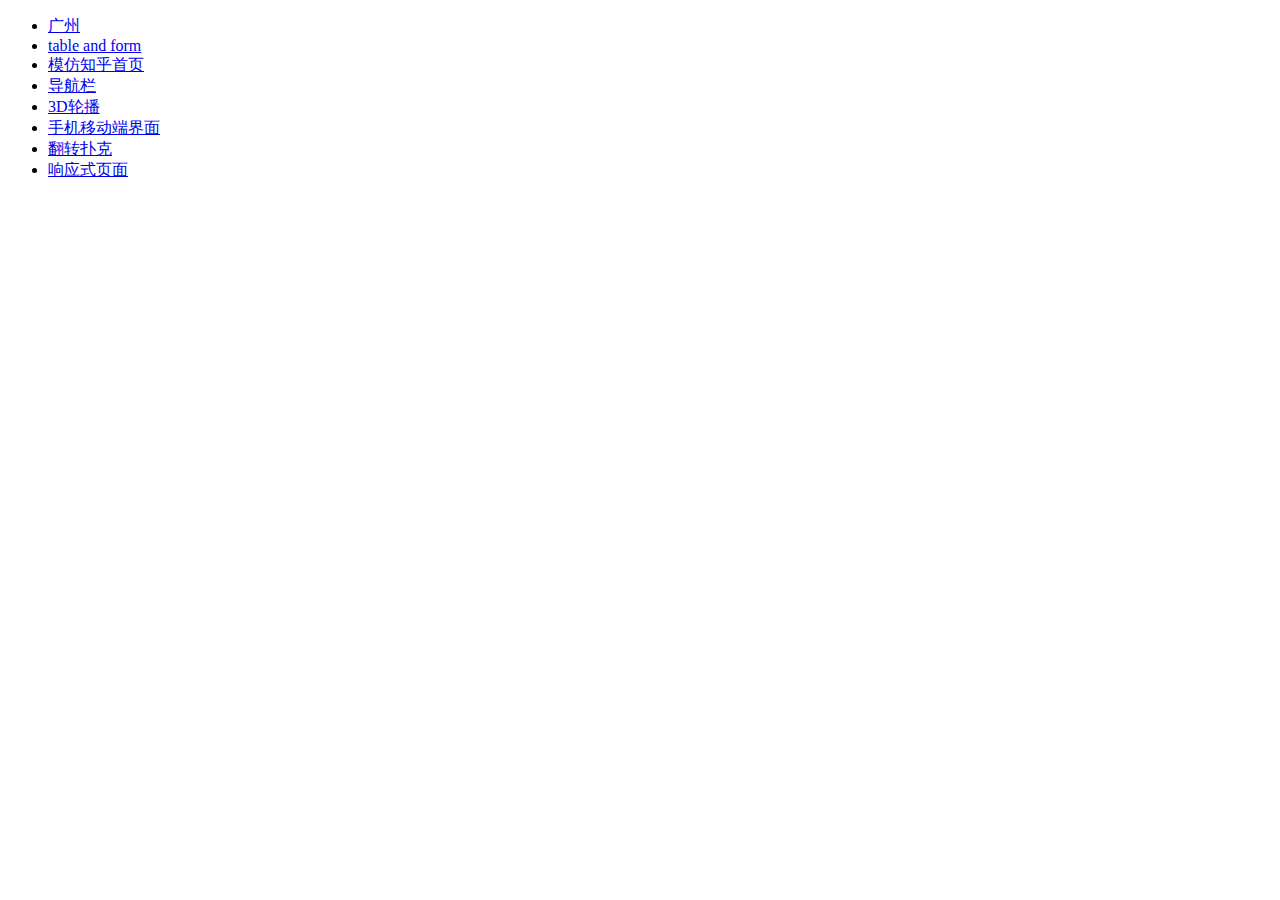
<file: index.html>
<!DOCTYPE html>
<html lang="en">
<head>
    <meta charset="UTF-8">
    <meta name="viewport" content="width=device-width, initial-scale=1.0">
    <meta http-equiv="X-UA-Compatible" content="ie=edge">
    <title>task</title>
</head>
<body>
    <ul>
        <li><a href="guangzhou/">广州</a></li>
        <li><a href="table/index1.html">table and form</a></li>
        <li><a href="zhihu/homepage.html">模仿知乎首页</a></li>
        <li><a href="daohanglan/daohang.html">导航栏</a></li>
        <li><a href="3D/">3D轮播</a></li>
        <li><a href="mobile/">手机移动端界面</a></li>
        <li><a href="poker/index.html">翻转扑克</a></li>
        <li><a href="responsive">响应式页面</a></li>
    </ul>
</body>
</html>
</file>
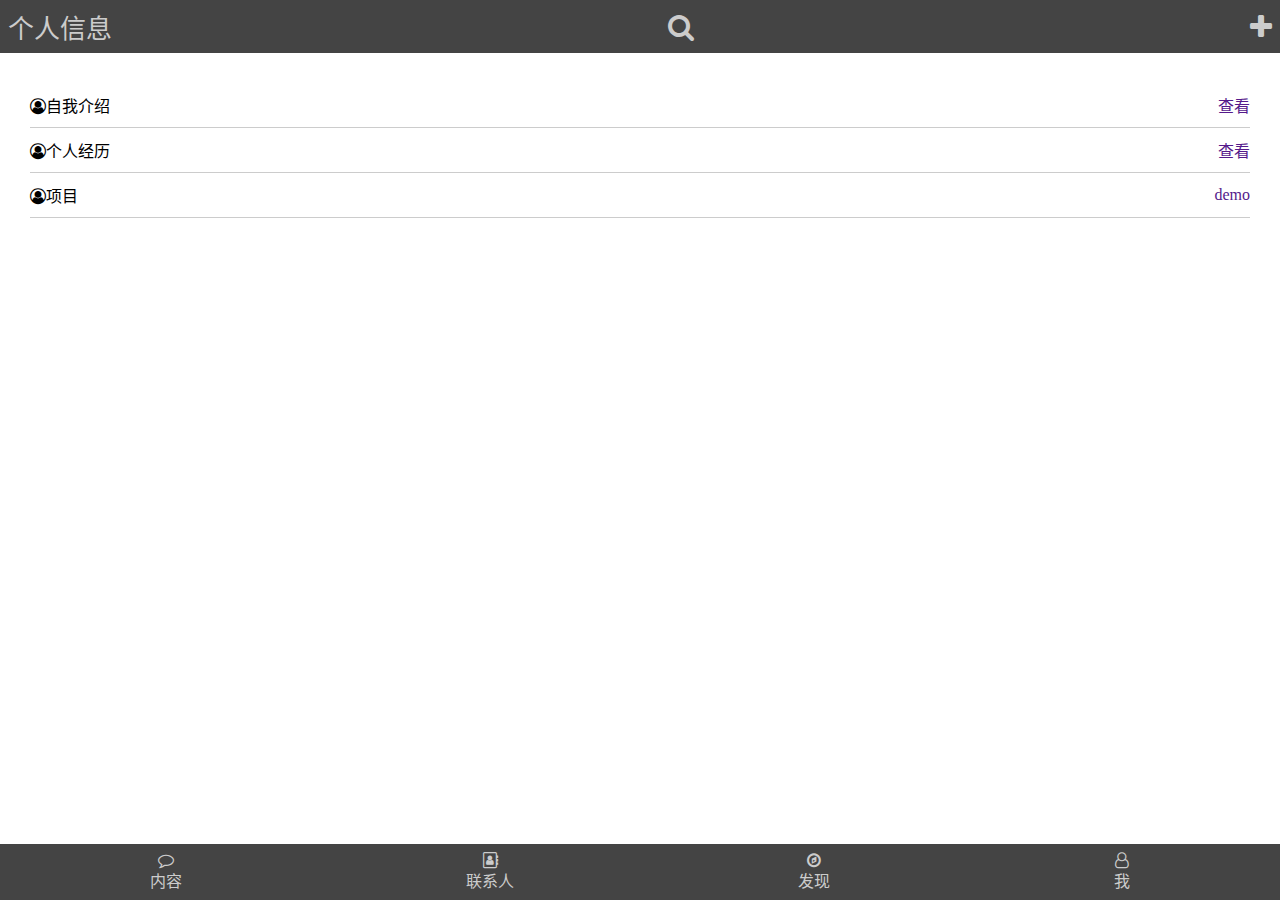
<file: mobile/index.html>
<!DOCTYPE html>
<html lang="zh-CN">

<head>
    <meta charset="UTF-8">
    <meta name="viewport" content="width=device-width, initial-scale=1.0">
    <meta http-equiv="X-UA-Compatible" content="ie=edge">
    <title>移动端应用界面</title>
    <link rel="stylesheet" href="mobile.css">
    <link rel="stylesheet" href="styles/font-awesome.css">
    <link rel="stylesheet" href="styles/font-awesome.min.css">
</head>

<body>
    <div class="intro">
        <div class="header">
            <ul>
                <li>个人信息</li>
                <li><span class="fa fa-search"></span></li>
                <li><span class="fa fa-plus"></span></li>
            </ul>
        </div>
        <div class="main">
            <div class="one">
                <ul>
                    <li><span class="fa fa-user-circle-o"></span>自我介绍</li>
                    <li><a href="">查看</a></li>
                </ul>
            </div>
            <div class="two">
                <ul>
                    <li><span class="fa fa-user-circle-o"></span>个人经历</li>
                    <li><a href="">查看</a></li>
                </ul>
            </div>
            <div class="three">
                <ul>
                    <li><span class="fa fa-user-circle-o"></span>项目</li>
                    <li><a href="">demo</a></li>
                </ul>
            </div>
        </div>
        <div class="footer">
            <ul>
                <li><span class="fa fa-comment-o"></span>内容</li>
                <li><span class="fa fa-address-book-o"></span>联系人</li>
                <li><span class="fa fa-compass"></span>发现</li>
                <li><span class="fa fa-user-o"></span>我</li>
            </ul>
        </div>
    </div>
</body>

</html>
</file>
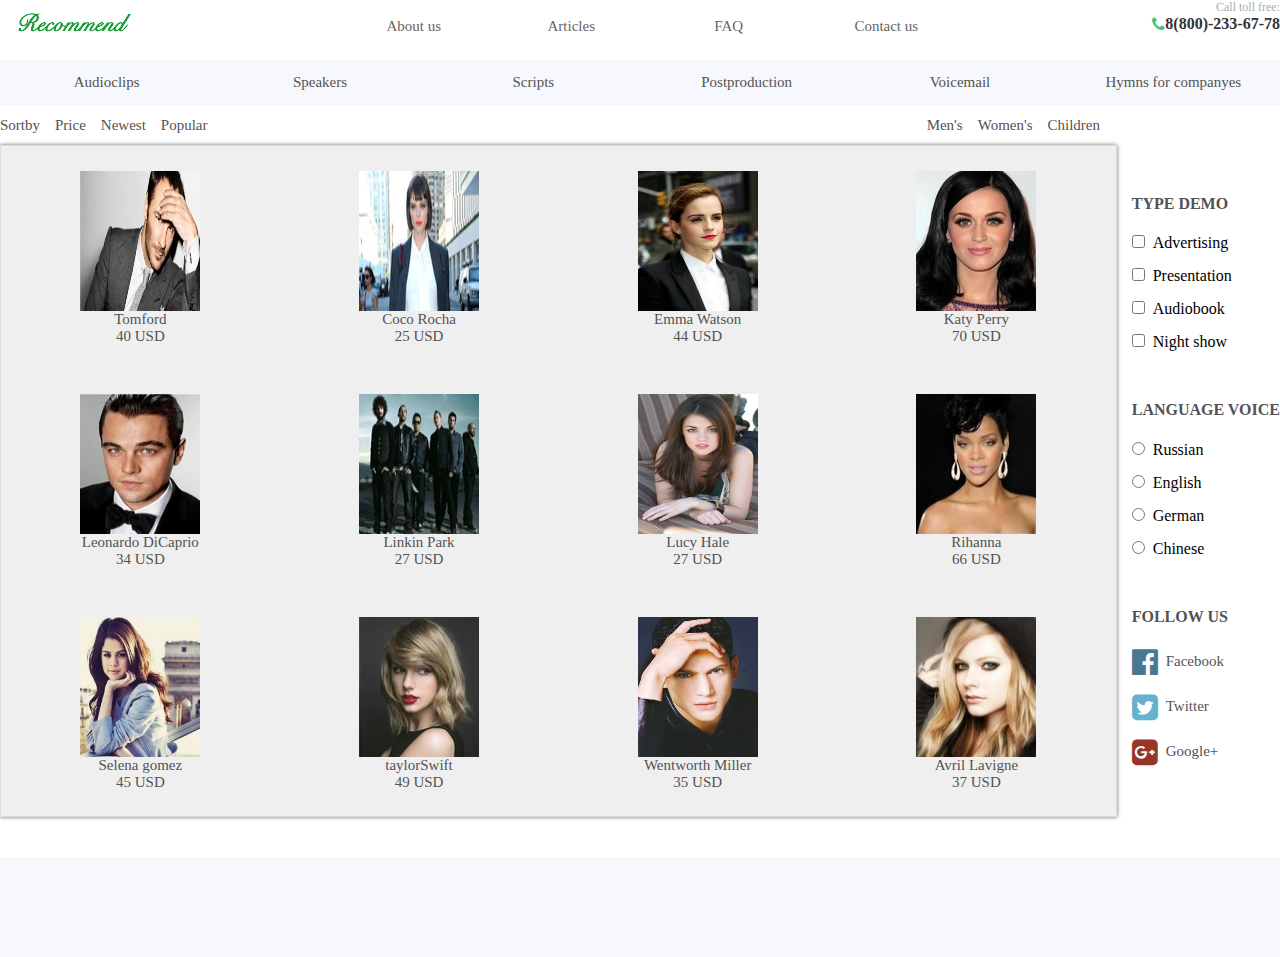
<file: responsive/index.html>
<!DOCTYPE html>
<html lang="zh-CN">
<head>
    <meta charset="UTF-8">
    <meta name="viewport" content="width=device-width, initial-scale=1.0">
    <meta http-equiv="X-UA-Compatible" content="ie=edge">
    <title>响应式界面</title>
    <link rel="stylesheet" href="./css/index.css">
    <link rel="stylesheet" href="css/font-awesome.css">
    <link rel="stylesheet" href="css/font-awesome.min.css">
</head>
<body>
    <header class="header">
        <div class="title">
            <input type="checkbox" class="checkbox">
            <a href="#" class="box">
                <span class="fa fa-bars"></span>
            </a>          
            <div class="logo"><img src="./images/recommend.png" alt="图标"></div>
            <ul class="nav nav_one">
                <li><a href="#">About us</a></li>
                <li><a href="#">Articles</a></li>
                <li><a href="#">FAQ</a></li>
                <li><a href="#">Contact us</a></li>
            </ul>
            <ul class="nav nav_two">
                <li><a href="#">Call toll free:</a></li>
                <li><span class="fa fa-phone"></span><a href="#">8(800)-233-67-78</a></li>
            </ul>
        </div>   
    </header>  <!--头部结束-->
    <div class="lagre">
        <div class="line">
            <ul>
                <li><a href="">Audioclips</a></li>
                <li><a href="">Speakers</a></li>
                <li><a href="">Scripts</a></li>
                <li><a href="">Postproduction</a></li>
                <li><a href="">Voicemail</a></li>
                <li><a href="">Hymns for companyes</a></li>
            </ul>
        </div>  <!--中间line结束-->
        <div class="wrap">
                <content>
                    <div class="lineone">
                        <ul class="nav three">
                            <li><a href="">Sortby</a></li>
                            <li><a href="">Price</a></li>
                            <li><a href="">Newest</a></li>
                            <li><a href="">Popular</a></li>
                        </ul>
                        <ul class="nav four">
                            <li><a href="">Men's</a></li>
                            <li><a href="">Women's</a></li>
                            <li><a href="">Children</a></li>
                        </ul>
                    </div>
                    <div class="container">
                        
                        <div class="publics">
                            <!--<div class="publicone">-->
                                <div class="public tom">
                                    <img src="images/tom.jpg" alt="Tomford">
                                    <p>Tomford</p>
                                    <p>40 USD</p>
                                </div>
                                <div class="public coco">
                                    <img src="images/Coco Rocha.jpg" alt="Coco Rocha">
                                    <p>Coco Rocha</p>
                                    <p>25 USD</p>
                                </div>
                                <div class="public emma">
                                    <img src="images/Emma Watson.jpg" alt="Emma Watson">
                                    <p>Emma Watson</p>
                                    <p>44 USD</p>
                                </div>
                            <!--</div>-->
                            
                            <!--<div class="publictwo">-->
                                <div class="public katy">
                                    <img src="images/Katy Perry.jpg" alt="Katy Perry">
                                    <p>Katy Perry</p>
                                    <p>70 USD</p>
                                </div>
                                <div class="public Leo">
                                    <img src="images/Leonardo.jpg" alt="Leonardo DiCaprio">
                                    <p>Leonardo DiCaprio</p>
                                    <p>34 USD</p>
                                </div>
                                <div class="public Linkin">
                                    <img src="images/Linkin Park.jpg" alt="Linkin Park">
                                    <p>Linkin Park</p>
                                    <p>27 USD</p>
                                </div>
                            <!--</div>-->
                            
                            <!--<div class="publicthree">-->
                                <div class="public Lucy">
                                    <img src="images/Lucy Hale.jpg" alt="Lucy Hale">
                                    <p>Lucy Hale</p>
                                    <p>27 USD</p>
                                </div>
                                <div class="public rihanna">
                                    <img src="images/rihanna.jpg" alt="Rihanna">
                                    <p>Rihanna</p>
                                    <p>66 USD</p>
                                </div>
                                <div class="public selena">
                                    <img src="images/selena.jpg" alt="Selena gomez">
                                    <p>Selena gomez</p>
                                    <p>45 USD</p>
                                </div>
                            <!--</div>-->
                            
                            <!--<div class="publicfour">-->
                                <div class="public taylor">
                                    <img src="images/taylorSwift.jpg" alt="taylorSwift">
                                    <p>taylorSwift</p>
                                    <p>49 USD</p>
                                </div>
                                <div class="public Went">
                                    <img src="images/Wentworth Miller.jpg" alt="Wentworth Miller">
                                    <p>Wentworth Miller</p>
                                    <p>35 USD</p>
                                </div>
                                <div class="public avril">
                                    <img src="images/Avril Lavigne.jpg" alt="Avril Lavigne">
                                    <p>Avril Lavigne</p>
                                    <p>37 USD</p>
                                </div>
                            <!--</div>-->
                            
                            
                        </div>
                        
                        <div class="aside">
                            <section>
                                <h4>TYPE DEMO</h4>
                                <p><label><input class="cbox" type="checkbox" name="demo">&nbsp;&nbsp;Advertising</label></p>
                                <p><label><input class="cbox" type="checkbox" name="demo">&nbsp;&nbsp;Presentation</label></p>
                                <p><label><input class="cbox" type="checkbox" name="demo">&nbsp;&nbsp;Audiobook</label></p>
                                <p><label><input class="cbox" type="checkbox" name="demo">&nbsp;&nbsp;Night show</label></p>
                            </section>
                            <section>
                                <h4>LANGUAGE VOICE</h4>
                                <P><label><input type="radio" name="language">&nbsp;&nbsp;Russian</label></P>
                                <P><label><input type="radio" name="language">&nbsp;&nbsp;English</label></P>
                                <P><label><input type="radio" name="language">&nbsp;&nbsp;German</label></P>
                                <P><label><input type="radio" name="language">&nbsp;&nbsp;Chinese</label></P>
                            </section>
                            <section>
                                <h4>FOLLOW US</h4>
                                <ul>
                                    <li><span class="fa fa-facebook-official"></span>&nbsp;&nbsp;<a href="">Facebook</a></li>
                                    <li><span class="fa fa-twitter-square"></span>&nbsp;&nbsp;<a href="">Twitter</a></li>
                                    <li><span class="fa fa-google-plus-square"></span>&nbsp;&nbsp;<a href="">Google+</a></li>
                                </ul>
                            </section>
                        </div>
                    </div>
                </content>
                
        </div> <!--wrap结束-->
    </div>
    <footer>
        <div class="bottom">
        </div>
    </footer>
    
</body>
</html>
</file>
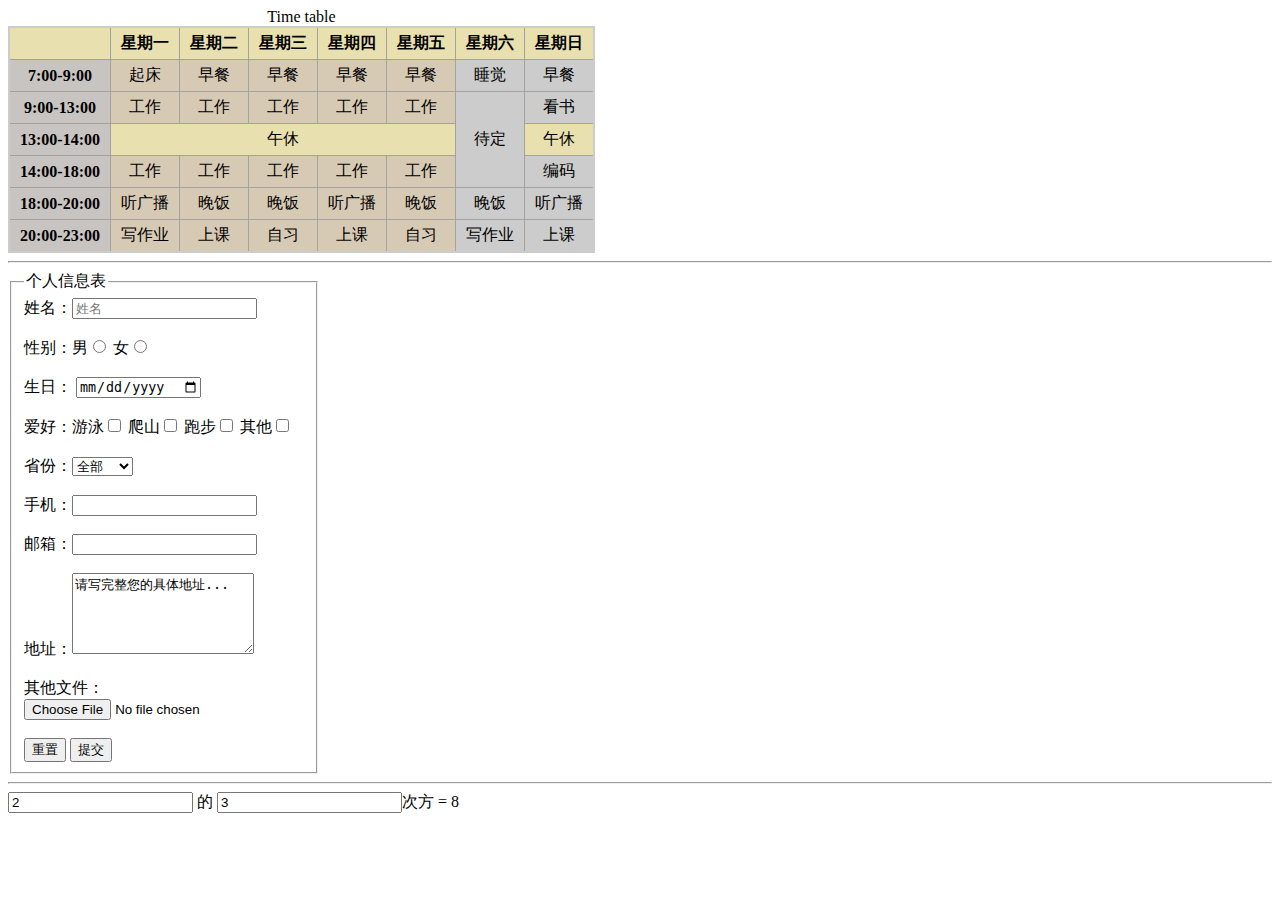
<file: index1.html>
<!DOCTYPE html>
<html lang="en">
<head>
    <meta charset="UTF-8">
    <meta name="viewport" content="width=device-width, initial-scale=1.0">
    <meta http-equiv="X-UA-Compatible" content="ie=edge">
    <title>form</title>
    <link rel="stylesheet" href="style/table.css">
</head>
<body>
    <div>
    <table>
        <caption>Time table</caption>
        <colgroup>
            <col class="column1">
            <col class="column2" span="5">
            <col class="column3" span="2">
        </colgroup>
        <thead>
            <tr>
                <th></th>
                <th>星期一</th>
                <th>星期二</th>
                <th>星期三</th>
                <th>星期四</th>
                <th>星期五</th>
                <th>星期六</th>
                <th>星期日</th>
            </tr>
        </thead>
        <tbody>
            <tr>
                <th>7:00-9:00</th>
                <td>起床</td>
                <td>早餐</td>
                <td>早餐</td>
                <td>早餐</td>
                <td>早餐</td>
                <td>睡觉</td>
                <td>早餐</td>
            </tr>
            <tr>
                <th>9:00-13:00</th>
                <td>工作</td>
                <td>工作</td>
                <td>工作</td>
                <td>工作</td>
                <td>工作</td>
                <td rowspan="3">待定</td>
                <td>看书</td>
            </tr>
            <tr>
                <th>13:00-14:00</th>
                <td colspan="5" class="relax">午休</td>
                <td class="relax">午休</td>
            </tr>
            <tr>
                <th>14:00-18:00</th>
                <td>工作</td>
                <td>工作</td>
                <td>工作</td>
                <td>工作</td>
                <td>工作</td>               
                <td>编码</td>
            </tr>
            <tr>
                <th>18:00-20:00</th>
                <td>听广播</td>
                <td>晚饭</td>
                <td>晚饭</td>
                <td>听广播</td>
                <td>晚饭</td>
                <td>晚饭</td>
                <td>听广播</td>                
            </tr>
            <tr>
                <th>20:00-23:00</th>
                <td>写作业</td>
                <td>上课</td>
                <td>自习</td>
                <td>上课</td>
                <td>自习</td>
                <td>写作业</td>
                <td>上课</td>
            </tr>
        </tbody>
    </table>
    <hr>
    
    
    <form action="" method="post">
        <fieldset class="info">
            <legend >个人信息表</legend>
            <p>姓名：<input type="text" name="username" maxlength="15" placeholder="姓名" required></p><br>
            <p>性别：<label>男<input type="radio" name="gender"></label>
                <label>女<input type="radio" name="gender"></label></p><br>
            <p><label for="birthday">生日：</label>
            <input id="birthday" name="birthday" type="date" required></p><br>
            <p>爱好：<label>游泳<input type="checkbox" name="hoby"></label>
                <label>爬山<input type="checkbox" name="hoby"></label>
                <label>跑步<input type="checkbox" name="hoby"></label>
                <label>其他<input type="checkbox" name="hoby"></label></p><br>
            <p>省份：<select name="province">
                <option value="all">全部</option>
                <option value="guangdong">广东省</option>
                <option value="guangxi">广西省</option>
                <option value="hainan">海南省</option>
                <option value="hunan">湖南省</option>          
            </select>
            </p><br>
            
                <p>手机：<input type="text" name="tel" maxlength="15" required></p>   <br>        
                <p>邮箱：<input type="email" name="email"> </p><br>
                <p>地址：<textarea name="address" cols="20" rows="5" >请写完整您的具体地址...</textarea></p><br>
                <p>其他文件：<input type="file" name="file"></p><br>
                <button type="reset">重置</button>
                <button type="submit">提交</button>
        </fieldset>
    </form>
    <hr>
    <form oninput="result.value = parseInt(a.value) ** parseInt(b.value)">
  <input type="number" name="a" value="2"> 的
  <input type="number" name="b" value="3">次方 =
  <output name="result">8</output>
</form>
</body>
</html>
</file>
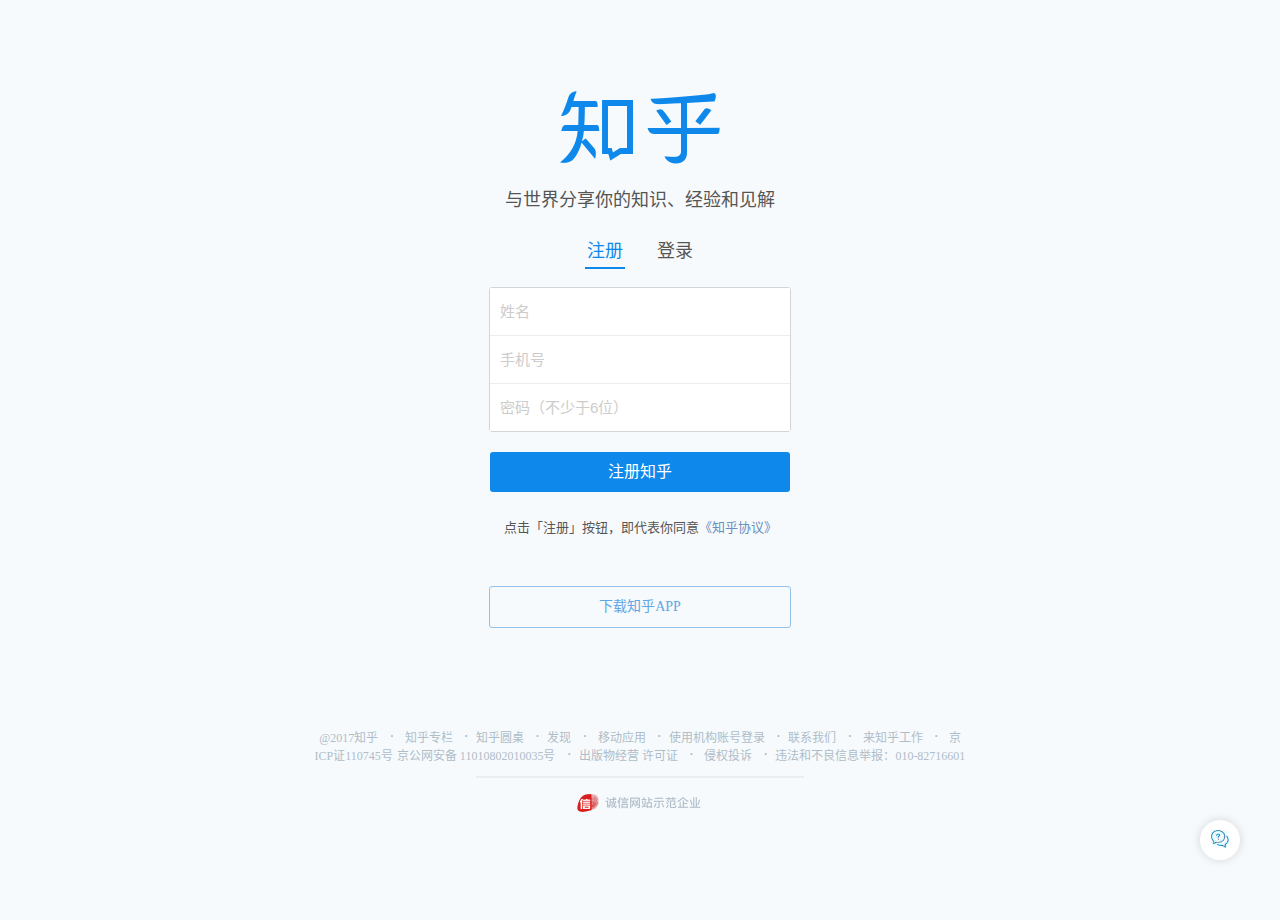
<file: zhihu/homepage.html>
<!DOCTYPE html>
<html lang="zh-CN">
<head>
    <meta charset="UTF-8">
    <meta name="viewport" content="width=device-width, initial-scale=1.0">
    <meta http-equiv="X-UA-Compatible" content="ie=edge">
    <title>zhihu Home page</title>
    <link rel="stylesheet" href="homepage.css">
</head>
<body>   
    <div class="content">
        <div class="header">       
            <img src="images/logo.png" alt="logo">  
        </div>
        <p>与世界分享你的知识、经验和见解</p>
        <div class="login">
            <a href="#" class="sign">注册</a>
            <a href="#" class="log">登录</a>
            <div class="line"></div>
        </div>
        <form action="#" method="post">
            <div class="form">            
                <input type="text" name="username" placeholder="姓名" required>
                <input type="text" name="tel" placeholder="手机号" required>
                <input type="text" name="password" placeholder="密码（不少于6位）" required>
            </div>
            <div class="register">注册知乎</div>                                               
        </form>
        
        <p class="agree">点击「注册」按钮，即代表你同意<a href="https://www.zhihu.com/terms" 

target="_blank">《知乎协议》</a></p>
        
        <div class="download">下载知乎APP</div>
    </div>
    <div class="footer">
        <a href="">@2017知乎</a>
        <span>·</span><a class="passby" href="https://zhuanlan.zhihu.com/" target="_blank">

知乎专栏</a>
        <span>·</span><a class="passby" href="https://www.zhihu.com/roundtable" 

target="_blank">知乎圆桌</a>
        <span>·</span><a class="passby" href="https://www.zhihu.com/explore" 

target="_blank">发现</a>
        <span>·</span><a class="passby" href="https://www.zhihu.com/app/" target="_blank">

移动应用</a>
        <span>·</span><a class="passby" href="https://www.zhihu.com/org/signin" 

target="_blank">使用机构账号登录</a>
        <span>·</span><a class="passby" href="https://www.zhihu.com/contact" 

target="_blank">联系我们</a>
        <span>·</span><a class="passby" href="http://zhihu.zhiye.com/home" target="_blank">

来知乎工作</a>
        <span>·</span><a class="passby" href="http://www.miibeian.gov.cn/" target="_blank">

京ICP证110745号</a>
        <a href="">京公网安备 11010802010035号</a>
        <span>·</span><a class="passby" 

href="http://zhstatic.zhihu.com/assets/zhihu/publish-license.jpg" target="_blank">出版物经营

许可证</a>
        <span>·</span><a class="passby" href="https://www.zhihu.com/jubao" target="_blank">

侵权投诉</a>
        <span>·</span><a href="" target="_blank">违法和不良信息举报：010-82716601</a>
    
        <div class="detail"></div>
        <div><img src="images/chengxing_logo.png" alt="图标"></div>
     </div>

        <button class="button" title="意见反馈">
            <span class="icon" ></span>
        </button>
</body>
</html>
</file>
<file: mobile/mobile.css>
body {
    width: 100%;
}
* {
    margin: 0;
    padding: 0;
}
ul li {
    list-style: none;
}
a {
    text-decoration: none;
}
a:hover {
    text-decoration: underline;
}
.intro {
    display: flex;
    flex-direction: column;
    justify-content: center;
    height: 100vh;
}
.header {
    background: #444;
}
.header ul {
    display: flex;
    align-items: center;
    justify-content: space-between;
    padding: 8px;
}
.header li:nth-child(1) {
    font-size: 26px;
    color: #ccc;
}
.header .fa {
    font-size: 28px;
    color: #ccc;
}
.main {
    flex: 1;
    padding: 30px;
}
.main>div {
    border-bottom: 1px solid #ccc;
    transition: .3s;
    position: relative;
}
.main>div::after {
    content: '';
    position: absolute;
    width: 100%;
    bottom: 0;
    height: 0;
    background: #333;
    transition: .3s;
    display: block;
    left: 0;
    z-index: 99;
}
.main>div:hover::after {
    height: 3px;
}
.main>div ul li {
    padding: 10px 0;
}
.one ul,.two ul,.three ul {
    display: flex;
    align-items: center;
    justify-content: space-between;
}

.footer {
    background: #444;
}
.footer ul {
    display: flex;
    align-items: center;
    justify-content: space-around;
    padding: 8px;
}
.footer .fa,.footer ul li {
    color: #ccc;
}
.footer ul li {
    display: flex;
    flex-direction: column;
    justify-content: center;
    align-items: center;
}
.footer ul li:hover {
    color: #999;
}
.footer .fa:hover {
    color: #999;
}
</file>
<file: responsive/css/index.css>
body {
    width: 100%;
    height: 100%;
}
body, ul, li, input {
  margin: 0;
  padding: 0;
}
ul li {
    list-style: none;
}
a {
    text-decoration: none;
    color: #535353;
    font-size: 15px;
}
a:hover {
    color: #41c571;
}
.header {
    width:100%;
    position: absolute;
    margin: auto;
    background: white;
    z-index: 2;
}
.header .title {
    max-width: 1300px;
    display: flex;
    margin: auto;
}
.header .nav_one>li {
    display: flex;
    text-align: center;
}
.header .nav_one a {
    width:100%;
    color: #666;
    display: flex;
    justify-content: center;
    align-items: center;
}
.logo {
    flex: 1;
    padding: 10px;
}
.logo img {
    width:128px;
    height: 28px;
}

.nav_one {
    flex: 2;
    display: flex;
    justify-content: center;
}
.nav_one li {
    flex: 1 1 150px;
    position: relative;
    justify-content: center;
}
.nav_two {
    flex: 1;
    justify-content: flex-end;
}
.nav_two li {
    flex: 0 1 60px;
    display: flex;
    justify-content: flex-end;
    align-items: center;
    position: relative;
}
.header .nav_two li:nth-child(1) a {
    color: #acacac;
    font-size: 12px;
}
.header .nav_two li:nth-child(2) a {
    color: #333;
    font-size: 16px;
    font-weight: bold;
}
.fa-phone {
    color: #41c571;
}
.checkbox {
    width:40px;
    height: 44px;
    top: 10px;
    right: 20px;
    position: absolute;
    opacity: 0;
    z-index: 99;
    cursor: pointer;
}
.box {
    color: #666;
    display: none;
    font-size: 26px;
    top: 10px;
    right: 20px;
    width: 40px;
    height: 43px;
    border-radius: 4px;
    position: absolute;
    text-align: center;
    line-height: 43px;
    border: 1px solid #ccc;
}
.checkbox:checked~.nav {
    display: flex;
}


.lagre {
    /*width: 100%;*/
    position: relative;
    top:60px;
}
.line {
    width: 100%;
    margin: auto;
    background-color: #f7f8fd;
}
.line ul {
    display: flex;
    justify-content: center;
}
.line ul li {
    cursor: pointer;
    flex-basis: 100%;
    display: flex;
    align-items: center;
    justify-content: center;
    padding: 14px 0;
    
}
.wrap {
    max-width: 1300px;
    margin: auto;
}
content {
    max-width: 1300px;
    margin: auto;
}
.lineone {
    display: flex;
    justify-content: space-between;
    margin-right: 180px;
    flex-wrap: wrap;
}
.lineone .nav {
    display: flex;
    height: 40px;
    align-items: center;
}
.nav.three li {
    margin-right: 15px;
}
.nav.four li {
    margin-left: 15px;
}
.container {
    display: flex;
    justify-content: space-between;
    align-content: center;
}
.publics {
    flex: 1;
    display: flex;
    justify-content: space-around;
    border: 1px solid #ddd;
    box-shadow: 0 0 4px #666;
    background-color: #efefef;
    margin-right: 15px;
    flex-wrap: wrap;
}
.publics>div {
    flex-basis: 25%;
}
.public {
    display: flex;
    flex-direction: column;
    justify-content: center;
    align-items: center;
}

.public img {
    width: 120px;
    height: 140px;
    background-size: cover;
    cursor: pointer;
    transition: .3s;
}
.public img:hover {
    transform: translate3d(0,-2px,0);
    box-shadow: 0 0 40px #abacac;
}
.public p {
    color: #535353;
    font-size: 15px;
    margin: 0px;
}

.aside section h4,aside section p {
    color: #535353;
}
.aside section {
    margin: 50px 0;
}
.aside section p {
    margin: 15px 0;
}
.aside .fa {
    font-size: 30px;
}
.aside ul li {
    display: flex;
    align-items: center;
    margin: 15px 0;
}
.fa-facebook-official {
    color: #497990;
}
.fa-twitter-square {
    color: #66B1CE;
}
.fa-google-plus-square {
    color: #953728;
}
.cbox:checked {
    -webkit-appearance: none;
    background: #41c571;
    width: 12px;
    height: 12px;
    border-radius: 2px;
}
.bottom {
    background-color: #f7f8fd;
    height: 100px;
    margin-top:100px;
}

@media(max-width:810px) {
    .nav {
        display: none;
    }
    .box {
        display: block;
    }
    .nav_one li a {
        height: 60px;
    }
    .nav_one li a:hover {
        background-color: #ccc;
    }
    .header .title {
        flex-wrap: wrap;
    }
    .nav_one {
        flex-wrap: wrap;
    }
    .nav_one li {
        flex-basis: 100%;
    }
    .logo,.nav_one,.nav_two {
        flex-basis: 100%;
    }
    .nav_two li {
        flex: 1;
    }
    .publics {
        flex-wrap: wrap;
    }
    .publicfour {
        order: -1;
    }
    .line ul {
        flex-wrap: wrap;
    }
    .line ul li {
        flex-basis: 33.33%;
    }
}
</file>
<file: style/table.css>
table {
    border: 2px solid #ccc;
    border-collapse: collapse;
}
.column1 {
    background-color: #c7c4c1;
}
.column2 {
    background-color: #d7cab5;
}
.column3 {
    background-color: #ccc;
}
th ,td {
    border: 1px solid #a5a1a1;
    padding: 5px 10px;
    text-align: center;
}
thead,.relax {
    background: #e9e0b0;
}
p {
    margin: 0;
}
.info {
    width: 280px;
}
</file>
<file: zhihu/homepage.css>
* {
    margin: 0;
    padding: 0;      
}
@media(max-width:740px) {
    .footer {
        display: none;
    }
}
body {
    background-color: #f7fafc;
}
.content {
    width: 100%;
    text-align: center;
    margin: 0 auto;
}
.header {
    width: 30%;
    height: 70px;
    margin: 90px auto 0px;
}
p {
    font-size: 18px;
    font-weight: 400;
    color: #555;
    margin: 25px 0px;
}
.login {
    width: 300px;
    margin: 0 auto;
    position: relative;
}
.login a {  
    font-size: 18px;
    text-decoration: none;
    padding: 15px;
}
.login .line {
    width: 38px;
    border: 1px solid #0f88eb;
    position: absolute;
    left: 95px;
    margin-top:5px;
}
.sign {
    color: #0f88eb;
}
.log {
    color: #555;
}
.form {
    width: 300px;
    margin: 25px auto 0;
    border: 1px solid #d5d5d5;
    border-radius: 3px;
}
.form input {
    width:290px;
    height: 47px;
    line-height: 47px;
    border:none;
    outline: 0;
    font-size: 15px;
    padding-left: 10px;
    border-top:1px solid #ebeef0;
}
.form input:first-child {
    border-top:none;
}
input::-webkit-input-placeholder {
    color: #ccc;
}
.register {
    color: #ffffff;
    font-size: 16px;
    width:300px;
    margin: 20px auto;
    height: 40px;
    line-height: 40px;
    border-radius: 3px;
    background-color: #0f88eb;
}
.register:hover {
    background-color: rgba(128,195,247,1);
}
.agree {
    font-size: 13px;
}
.agree a {
    text-decoration: none;
    color: #698ebf;
}
.download {
    border: 1px solid #96c2e9;
    width:300px;
    height: 40px;
    line-height: 40px;
    font-size: 14px;
    color: #5fa6e5;
    border-radius: 3px;
    margin: 50px auto 0;
}
.footer {
    width: 51%;
    margin: 100px auto;
    text-align: center;
}

.footer a {
    font-size: 12px;
    text-decoration: none;
    color: #aebdc9;
}
.footer span {
    margin: 7px;
    color: #aebdc9;
}
.passby:hover {
    text-decoration: underline;
}

.footer .detail {
    border: 1px solid #ebeef0;
    width: 50%;
    margin: 12px auto;
}
.footer img {
    width:138px;
    height: 26px;
}
.button {
    position: fixed;
    right:40px;
    bottom: 40px;
    width:40px;
    height: 40px;
    border-radius: 50%;
    cursor: pointer;
    border: 0;
    outline: 0;
    box-shadow: 0 0 10px rgba(0, 0, 0, 0.15);
    background-color: white;
}
/*.button .icon {
    width: 18px;
    height: 18px;
    vertical-align: middle;
    display: inline-block;
    background-image: url("[data-uri]");
}
.button .icon:hover {
    background-image: url("[data-uri]");
    
}*/
/*.button .icon {
    width: 20px;
    height: 18px;
    display: inline-block;
    background-image: url(images/yijian5.png);
    background-size: 40px 18px;
}
.button .icon:hover {
    background-position: 20px 0;
}*/
.button .icon {
    width: 20px;
    height: 18px;
    display: inline-block;
    background-image: url(images/yijian4.png);
    background-size: 40px 18px;
    background-position: -20px 0;
}
.button .icon:hover {
    background-position: 0 0;
}
</file>
